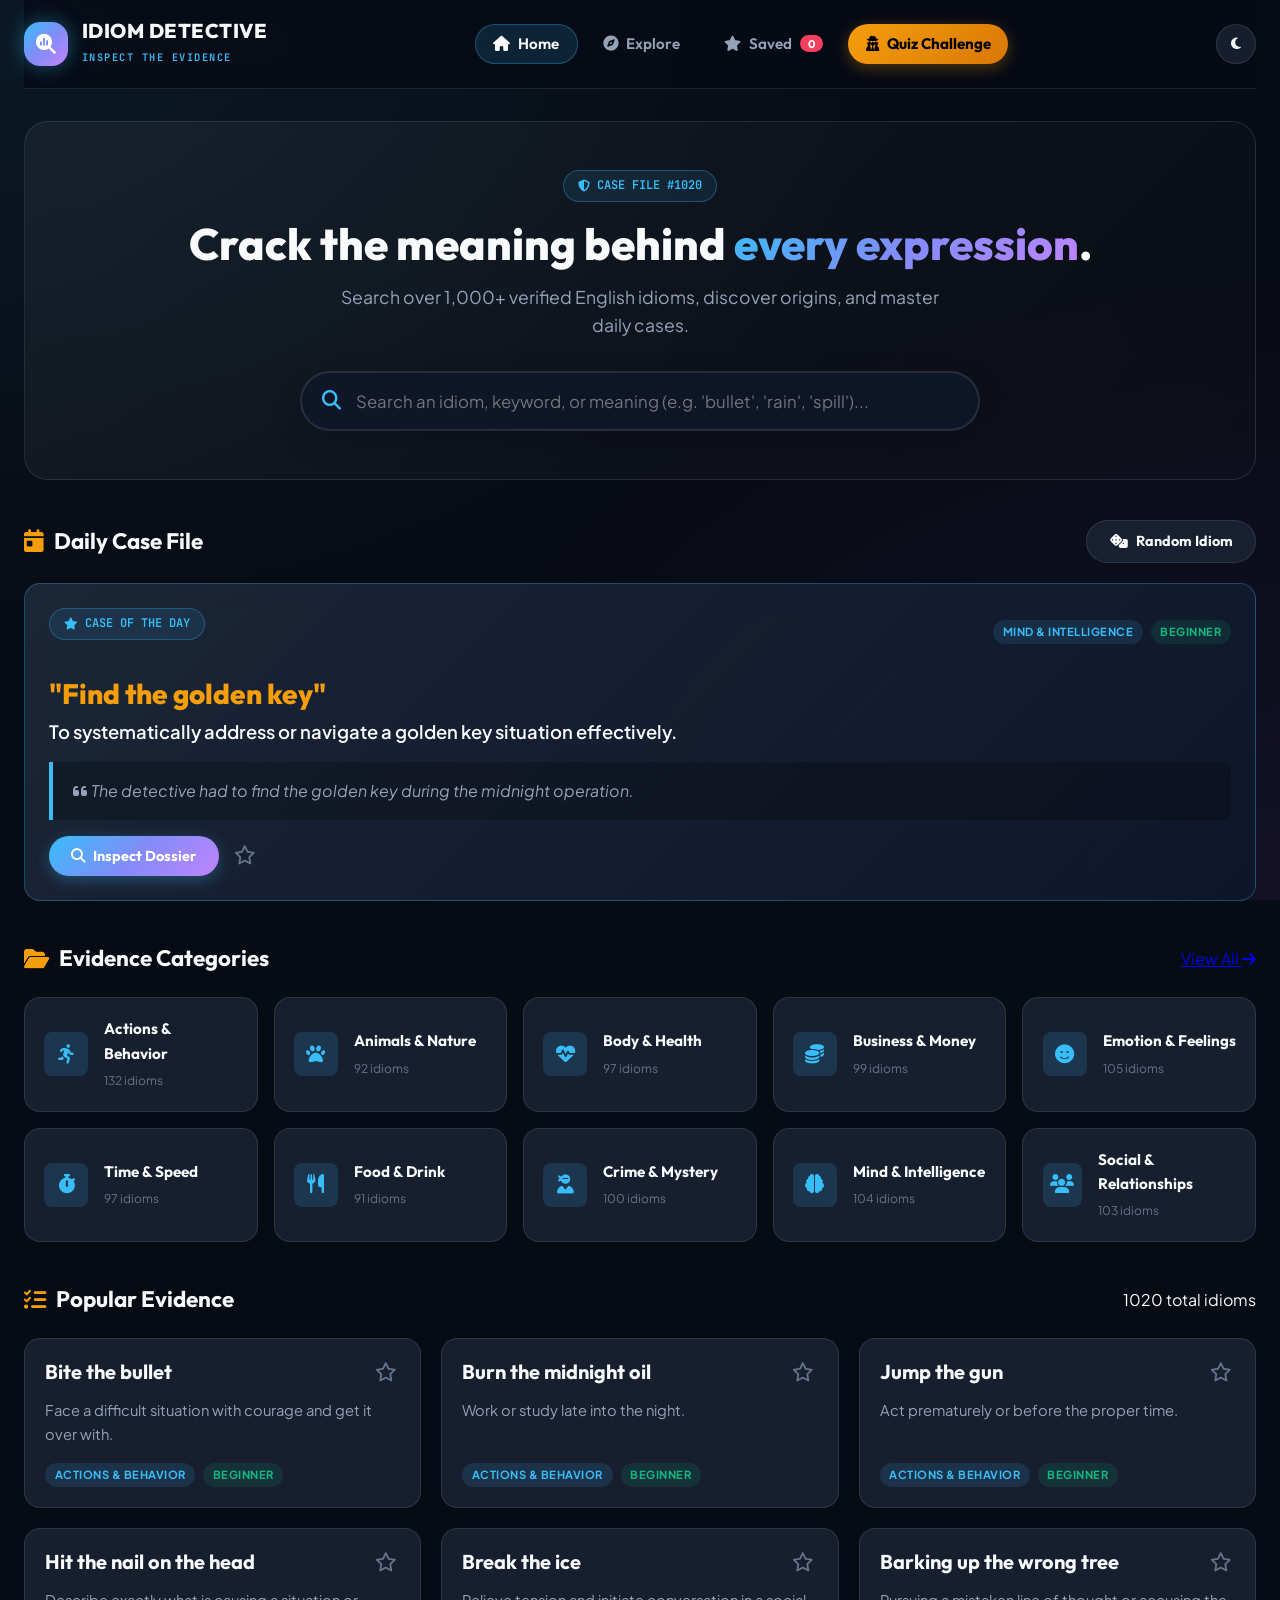
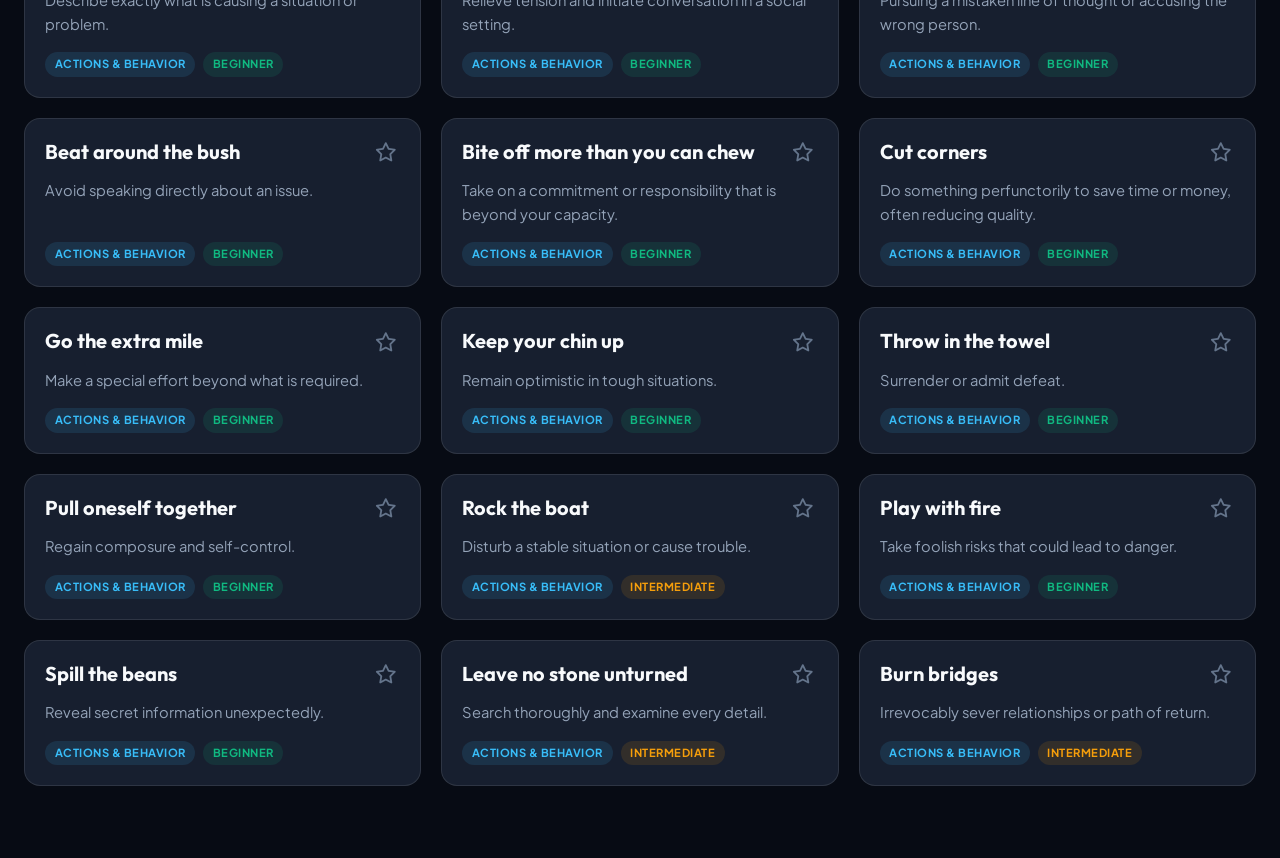
<file: index.html>
<!DOCTYPE html>
<html lang="en" data-theme="dark">
<head>
  <meta charset="UTF-8">
  <meta name="viewport" content="width=device-width, initial-scale=1.0">
  <title>Idiom Detective — Crack the meaning behind every expression</title>
  <meta name="description" content="Explore over 1,000 English idioms with meanings, origins, examples, and test your skills in Detective Quiz Mode!">
  
  <!-- Google Fonts -->
  <link rel="preconnect" href="https://fonts.googleapis.com">
  <link rel="preconnect" href="https://fonts.gstatic.com" crossorigin>
  <link href="https://fonts.googleapis.com/css2?family=JetBrains+Mono:wght@400;600&family=Outfit:wght@400;500;600;700;800&family=Plus+Jakarta+Sans:wght@400;500;600;700&display=swap" rel="stylesheet">
  
  <!-- FontAwesome Icons -->
  <link rel="stylesheet" href="https://cdnjs.cloudflare.com/ajax/libs/font-awesome/6.5.1/css/all.min.css">
  
  <link rel="stylesheet" href="styles.css">
</head>
<body>
  <div id="app-container">
    
    <!-- Top Navigation Header -->
    <header class="navbar">
      <div class="nav-brand" id="brand-logo">
        <div class="logo-icon">
          <i class="fa-solid fa-magnifying-glass-chart"></i>
        </div>
        <div class="brand-text">
          <h1>IDIOM DETECTIVE</h1>
          <span class="tagline">INSPECT THE EVIDENCE</span>
        </div>
      </div>

      <nav class="nav-links">
        <button class="nav-btn active" data-tab="home">
          <i class="fa-solid fa-house"></i> Home
        </button>
        <button class="nav-btn" data-tab="explore">
          <i class="fa-solid fa-compass"></i> Explore
        </button>
        <button class="nav-btn" data-tab="saved">
          <i class="fa-solid fa-star"></i> Saved <span class="badge" id="fav-count-badge">0</span>
        </button>
        <button class="nav-btn highlight-btn" data-tab="quiz">
          <i class="fa-solid fa-user-secret"></i> Quiz Challenge
        </button>
      </nav>

      <div class="nav-actions">
        <button id="theme-toggle" class="icon-btn" title="Toggle Theme">
          <i class="fa-solid fa-moon"></i>
        </button>
      </div>
    </header>

    <!-- Main Content Area -->
    <main class="main-content">
      
      <!-- ================= HOME TAB ================= -->
      <section id="home-tab" class="tab-page active">
        
        <!-- Hero Banner -->
        <div class="hero-banner">
          <div class="hero-content">
            <span class="badge-pill detective-badge"><i class="fa-solid fa-shield-halved"></i> CASE FILE #1020</span>
            <h2>Crack the meaning behind <span class="gradient-text">every expression</span>.</h2>
            <p>Search over 1,000+ verified English idioms, discover origins, and master daily cases.</p>
            
            <!-- Global Search Field -->
            <div class="search-box">
              <i class="fa-solid fa-magnifying-glass search-icon"></i>
              <input type="text" id="home-search-input" placeholder="Search an idiom, keyword, or meaning (e.g. 'bullet', 'rain', 'spill')..." autocomplete="off">
              <button class="clear-btn hidden" id="clear-search-btn"><i class="fa-solid fa-xmark"></i></button>
            </div>
          </div>
        </div>

        <!-- Daily Case Section -->
        <div class="section-container">
          <div class="section-header">
            <h3><i class="fa-solid fa-calendar-day highlight-icon"></i> Daily Case File</h3>
            <button id="random-idiom-btn" class="btn secondary-btn">
              <i class="fa-solid fa-dice"></i> Random Idiom
            </button>
          </div>

          <div class="daily-case-card glass-card" id="daily-case-container">
            <div class="loading-spinner"><i class="fa-solid fa-circle-notch fa-spin"></i> Investigating daily case...</div>
          </div>
        </div>

        <!-- Quick Categories -->
        <div class="section-container">
          <div class="section-header">
            <h3><i class="fa-solid fa-folder-open highlight-icon"></i> Evidence Categories</h3>
            <a href="#" class="view-all-link" id="view-all-categories-link">View All <i class="fa-solid fa-arrow-right"></i></a>
          </div>

          <div class="categories-grid" id="quick-categories-grid">
            <!-- Programmatically populated -->
          </div>
        </div>

        <!-- Featured Idioms List / Search Results -->
        <div class="section-container">
          <div class="section-header">
            <h3 id="idioms-list-title"><i class="fa-solid fa-list-check highlight-icon"></i> Popular Evidence</h3>
            <span class="count-badge" id="idioms-count-label">0 idioms</span>
          </div>

          <div class="idiom-cards-grid" id="main-idioms-grid">
            <!-- Idiom cards injected here -->
          </div>
        </div>
      </section>

      <!-- ================= EXPLORE TAB ================= -->
      <section id="explore-tab" class="tab-page">
        <div class="page-header">
          <h2><i class="fa-solid fa-compass"></i> Explore Evidence Database</h2>
          <p>Filter idioms by difficulty levels, usage formality, and crime case categories.</p>
        </div>

        <!-- Filters Bar -->
        <div class="filters-bar glass-card">
          <div class="filter-group">
            <label><i class="fa-solid fa-filter"></i> Category:</label>
            <select id="explore-category-select" class="custom-select">
              <option value="ALL">All Categories</option>
            </select>
          </div>

          <div class="filter-group">
            <label><i class="fa-solid fa-layer-group"></i> Difficulty:</label>
            <div class="chip-group" id="difficulty-chips">
              <button class="chip active" data-difficulty="ALL">All</button>
              <button class="chip" data-difficulty="beginner">Beginner</button>
              <button class="chip" data-difficulty="intermediate">Intermediate</button>
              <button class="chip" data-difficulty="advanced">Advanced</button>
            </div>
          </div>

          <div class="filter-group">
            <label><i class="fa-solid fa-magnifying-glass"></i> Filter:</label>
            <input type="text" id="explore-filter-input" placeholder="Filter evidence..." class="custom-input">
          </div>
        </div>

        <div class="idiom-cards-grid" id="explore-idioms-grid">
          <!-- Filtered items injected here -->
        </div>
      </section>

      <!-- ================= SAVED TAB ================= -->
      <section id="saved-tab" class="tab-page">
        <div class="page-header">
          <h2><i class="fa-solid fa-star"></i> Saved Cases & History</h2>
          <p>Access your favorite bookmarked idioms and recent investigation logs.</p>
        </div>

        <div class="tab-subnav">
          <button class="subtab-btn active" data-subtab="favorites"><i class="fa-solid fa-bookmark"></i> Favorites (<span id="saved-fav-count">0</span>)</button>
          <button class="subtab-btn" data-subtab="history"><i class="fa-solid fa-clock-rotate-left"></i> Recently Viewed</button>
        </div>

        <div id="saved-favorites-view" class="subtab-content active">
          <div class="idiom-cards-grid" id="saved-favorites-grid"></div>
        </div>

        <div id="saved-history-view" class="subtab-content">
          <div class="history-actions">
            <button id="clear-history-btn" class="btn danger-btn"><i class="fa-solid fa-trash"></i> Clear History</button>
          </div>
          <div class="idiom-cards-grid" id="saved-history-grid"></div>
        </div>
      </section>

      <!-- ================= QUIZ TAB ================= -->
      <section id="quiz-tab" class="tab-page">
        <div class="quiz-container glass-card" id="quiz-card-container">
          
          <!-- Quiz Start View -->
          <div id="quiz-start-view" class="quiz-subview active">
            <div class="quiz-badge"><i class="fa-solid fa-user-secret"></i> DETECTIVE ACADEMY</div>
            <h2>Test Your Idiom Detective Skills</h2>
            <p>Match meanings to correct idioms, score points, build your streak, and rank up from Rookie to Master Sleuth!</p>
            
            <div class="quiz-stats-overview">
              <div class="stat-box">
                <span class="stat-number" id="quiz-high-score">0</span>
                <span class="stat-label">High Score</span>
              </div>
              <div class="stat-box">
                <span class="stat-number" id="quiz-streak">0 🔥</span>
                <span class="stat-label">Best Streak</span>
              </div>
              <div class="stat-box">
                <span class="stat-number" id="quiz-rank-label">Rookie Inspector</span>
                <span class="stat-label">Detective Rank</span>
              </div>
            </div>

            <div class="quiz-mode-select">
              <label><i class="fa-solid fa-sliders"></i> Select Difficulty:</label>
              <div class="mode-buttons">
                <button class="mode-btn active" data-quiz-diff="ALL">Mixed Cases</button>
                <button class="mode-btn" data-quiz-diff="beginner">Beginner</button>
                <button class="mode-btn" data-quiz-diff="intermediate">Intermediate</button>
                <button class="mode-btn" data-quiz-diff="advanced">Advanced</button>
              </div>
            </div>

            <button id="start-quiz-btn" class="btn primary-btn large-btn"><i class="fa-solid fa-play"></i> Start Case Investigation</button>
          </div>

          <!-- Quiz Active Question View -->
          <div id="quiz-game-view" class="quiz-subview">
            <div class="quiz-top-bar">
              <div class="question-tracker">Case <span id="current-q-num">1</span> of 10</div>
              <div class="quiz-score">Score: <strong id="current-score">0</strong></div>
            </div>

            <div class="progress-bar-track">
              <div class="progress-bar-fill" id="quiz-progress-bar" style="width: 10%;"></div>
            </div>

            <div class="quiz-question-box">
              <span class="question-label">What is the meaning of the idiom:</span>
              <h3 id="quiz-question-text" class="question-idiom">"Bite the bullet"</h3>
            </div>

            <div class="quiz-options-grid" id="quiz-options-container">
              <!-- Options buttons injected here -->
            </div>

            <div class="quiz-feedback hidden" id="quiz-feedback-box">
              <div id="feedback-result-title"></div>
              <p id="feedback-explanation-text"></p>
              <button id="next-question-btn" class="btn primary-btn">Next Case <i class="fa-solid fa-arrow-right"></i></button>
            </div>
          </div>

          <!-- Quiz Result View -->
          <div id="quiz-result-view" class="quiz-subview">
            <div class="result-badge" id="result-rank-icon"><i class="fa-solid fa-award"></i></div>
            <h2 id="result-title">Case Completed!</h2>
            <p id="result-subtitle">You solved 8 out of 10 cases accurately.</p>

            <div class="result-score-display">
              <div class="big-score" id="result-score-num">800</div>
              <div class="score-unit">POINTS</div>
            </div>

            <div class="result-badge-card" id="result-badge-card">
              <h4 id="result-rank-name">Master Detective</h4>
              <p id="result-rank-desc">Exceptional analytical mind! No evidence escapes your observation.</p>
            </div>

            <div class="result-actions">
              <button id="retry-quiz-btn" class="btn primary-btn"><i class="fa-solid fa-rotate-right"></i> Play Again</button>
              <button id="exit-quiz-btn" class="btn secondary-btn"><i class="fa-solid fa-house"></i> Return Home</button>
            </div>
          </div>

        </div>
      </section>
    </main>

    <!-- Idiom Dossier Modal -->
    <div class="modal-overlay hidden" id="idiom-modal-overlay">
      <div class="modal-card glass-card">
        <button class="modal-close-btn" id="modal-close-btn"><i class="fa-solid fa-xmark"></i></button>

        <div class="modal-header">
          <div class="modal-tags">
            <span class="tag category-tag" id="modal-category">Actions</span>
            <span class="tag difficulty-tag" id="modal-difficulty">Intermediate</span>
            <span class="tag usage-tag" id="modal-usage">Informal</span>
          </div>
          <h2 id="modal-idiom-title">Bite the bullet</h2>
          <button class="fav-action-btn" id="modal-fav-btn"><i class="fa-regular fa-star"></i> Favorite</button>
        </div>

        <div class="modal-body">
          <div class="dossier-section">
            <h4><i class="fa-solid fa-bullseye"></i> Meaning</h4>
            <p class="meaning-text" id="modal-meaning"></p>
          </div>

          <div class="dossier-section">
            <h4><i class="fa-solid fa-book-open"></i> Detailed Explanation</h4>
            <p id="modal-explanation"></p>
          </div>

          <div class="dossier-section example-box">
            <h4><i class="fa-solid fa-quote-left"></i> Example Usage</h4>
            <p class="example-text" id="modal-example"></p>
          </div>

          <div class="dossier-section" id="modal-origin-container">
            <h4><i class="fa-solid fa-landmark"></i> Historical Origin</h4>
            <p id="modal-origin"></p>
          </div>

          <div class="dossier-section" id="modal-related-container">
            <h4><i class="fa-solid fa-link"></i> Related Expressions</h4>
            <div class="related-chips" id="modal-related-chips"></div>
          </div>
        </div>
      </div>
    </div>

    <!-- Bottom Navigation Bar for Mobile -->
    <nav class="mobile-nav">
      <button class="mobile-nav-btn active" data-tab="home">
        <i class="fa-solid fa-house"></i>
        <span>Home</span>
      </button>
      <button class="mobile-nav-btn" data-tab="explore">
        <i class="fa-solid fa-compass"></i>
        <span>Explore</span>
      </button>
      <button class="mobile-nav-btn" data-tab="saved">
        <i class="fa-solid fa-star"></i>
        <span>Saved</span>
      </button>
      <button class="mobile-nav-btn" data-tab="quiz">
        <i class="fa-solid fa-user-secret"></i>
        <span>Quiz</span>
      </button>
    </nav>
  </div>

  <script src="app.js"></script>
</body>
</html>
</file>
<file: styles.css>
/* ==========================================================================
   IDIOM DETECTIVE — STYLES & DESIGN SYSTEM
   Theme: Detective Cyber Noir / Modern Sleuth
   ========================================================================== */

:root {
  /* Color Palette - Dark Mode (Default) */
  --bg-primary: #070B14;
  --bg-secondary: #0F172A;
  --bg-card: rgba(30, 41, 59, 0.7);
  --bg-card-hover: rgba(51, 65, 85, 0.8);
  --border-color: rgba(255, 255, 255, 0.1);
  --border-glow: rgba(56, 189, 248, 0.3);

  /* Typography Colors */
  --text-primary: #F8FAFC;
  --text-secondary: #94A3B8;
  --text-muted: #64748B;
  
  /* Brand Accents */
  --accent-gold: #F59E0B;
  --accent-cyan: #38BDF8;
  --accent-purple: #A855F7;
  --accent-emerald: #10B981;
  --accent-rose: #F43F5E;
  
  /* Gradient Accents */
  --gradient-brand: linear-gradient(135deg, #38BDF8 0%, #818CF8 50%, #C084FC 100%);
  --gradient-gold: linear-gradient(135deg, #F59E0B 0%, #D97706 100%);
  --gradient-glass: linear-gradient(135deg, rgba(255, 255, 255, 0.05) 0%, rgba(255, 255, 255, 0.01) 100%);
  
  /* Fonts */
  --font-heading: 'Outfit', -apple-system, BlinkMacSystemFont, sans-serif;
  --font-body: 'Plus Jakarta Sans', -apple-system, BlinkMacSystemFont, sans-serif;
  --font-mono: 'JetBrains Mono', monospace;

  /* Layout Constants */
  --radius-sm: 8px;
  --radius-md: 16px;
  --radius-lg: 24px;
  --radius-full: 9999px;
  --transition: all 0.3s cubic-bezier(0.4, 0, 0.2, 1);
}

/* Light Theme Variables Override */
[data-theme="light"] {
  --bg-primary: #F1F5F9;
  --bg-secondary: #FFFFFF;
  --bg-card: rgba(255, 255, 255, 0.85);
  --bg-card-hover: #F8FAFC;
  --border-color: rgba(0, 0, 0, 0.08);
  --border-glow: rgba(56, 189, 248, 0.4);
  
  --text-primary: #0F172A;
  --text-secondary: #475569;
  --text-muted: #94A3B8;

  --gradient-glass: linear-gradient(135deg, rgba(255, 255, 255, 0.9) 0%, rgba(241, 245, 249, 0.8) 100%);
}

/* Reset & Base Styles */
*, *::before, *::after {
  box-sizing: border-box;
  margin: 0;
  padding: 0;
}

body {
  font-family: var(--font-body);
  background-color: var(--bg-primary);
  color: var(--text-primary);
  min-height: 100vh;
  line-height: 1.6;
  overflow-x: hidden;
  background-image: 
    radial-gradient(at 0% 0%, rgba(56, 189, 248, 0.08) 0px, transparent 50%),
    radial-gradient(at 100% 100%, rgba(168, 85, 247, 0.08) 0px, transparent 50%);
  background-attachment: fixed;
}

#app-container {
  display: flex;
  flex-direction: column;
  min-height: 100vh;
  max-width: 1280px;
  margin: 0 auto;
  padding: 0 1.5rem;
}

/* ================= Top Navigation Bar ================= */
.navbar {
  display: flex;
  align-items: center;
  justify-content: space-between;
  padding: 1.25rem 0;
  border-bottom: 1px solid var(--border-color);
  backdrop-filter: blur(12px);
  position: sticky;
  top: 0;
  z-index: 100;
  background-color: rgba(7, 11, 20, 0.8);
}

.nav-brand {
  display: flex;
  align-items: center;
  gap: 0.85rem;
  cursor: pointer;
}

.logo-icon {
  width: 44px;
  height: 44px;
  border-radius: var(--radius-md);
  background: var(--gradient-brand);
  display: flex;
  align-items: center;
  justify-content: center;
  font-size: 1.25rem;
  color: #FFF;
  box-shadow: 0 0 20px rgba(56, 189, 248, 0.4);
}

.brand-text h1 {
  font-family: var(--font-heading);
  font-size: 1.25rem;
  font-weight: 800;
  letter-spacing: 0.5px;
  line-height: 1.1;
}

.brand-text .tagline {
  font-size: 0.65rem;
  font-family: var(--font-mono);
  color: var(--accent-cyan);
  letter-spacing: 1.5px;
  font-weight: 600;
}

.nav-links {
  display: flex;
  gap: 0.5rem;
}

.nav-btn {
  background: transparent;
  border: none;
  color: var(--text-secondary);
  font-family: var(--font-heading);
  font-weight: 600;
  font-size: 0.95rem;
  padding: 0.6rem 1.1rem;
  border-radius: var(--radius-full);
  cursor: pointer;
  transition: var(--transition);
  display: flex;
  align-items: center;
  gap: 0.5rem;
}

.nav-btn:hover {
  color: var(--text-primary);
  background-color: rgba(255, 255, 255, 0.05);
}

.nav-btn.active {
  color: #FFF;
  background-color: rgba(56, 189, 248, 0.15);
  border: 1px solid var(--border-glow);
}

.nav-btn.highlight-btn {
  background: var(--gradient-gold);
  color: #000;
  font-weight: 700;
  box-shadow: 0 4px 15px rgba(245, 158, 11, 0.3);
}

.nav-btn.highlight-btn:hover {
  transform: translateY(-2px);
  box-shadow: 0 6px 20px rgba(245, 158, 11, 0.4);
}

.badge {
  background-color: var(--accent-rose);
  color: #FFF;
  font-size: 0.7rem;
  padding: 0.1rem 0.5rem;
  border-radius: var(--radius-full);
  font-weight: 700;
}

.icon-btn {
  background: var(--bg-card);
  border: 1px solid var(--border-color);
  color: var(--text-primary);
  width: 40px;
  height: 40px;
  border-radius: var(--radius-full);
  cursor: pointer;
  display: flex;
  align-items: center;
  justify-content: center;
  transition: var(--transition);
}

.icon-btn:hover {
  background-color: var(--border-glow);
  transform: rotate(15deg);
}

/* ================= Tab Page Transitions ================= */
.main-content {
  flex: 1;
  padding: 2rem 0;
}

.tab-page {
  display: none;
  animation: fadeIn 0.4s cubic-bezier(0.16, 1, 0.3, 1);
}

.tab-page.active {
  display: block;
}

@keyframes fadeIn {
  from { opacity: 0; transform: translateY(8px); }
  to { opacity: 1; transform: translateY(0); }
}

/* ================= Hero & Search ================= */
.hero-banner {
  text-align: center;
  padding: 3rem 1.5rem;
  background: var(--gradient-glass);
  border: 1px solid var(--border-color);
  border-radius: var(--radius-lg);
  margin-bottom: 2.5rem;
  position: relative;
  overflow: hidden;
}

.badge-pill {
  display: inline-flex;
  align-items: center;
  gap: 0.4rem;
  padding: 0.35rem 0.9rem;
  border-radius: var(--radius-full);
  font-size: 0.75rem;
  font-family: var(--font-mono);
  font-weight: 600;
  background: rgba(56, 189, 248, 0.1);
  color: var(--accent-cyan);
  border: 1px solid var(--border-glow);
  margin-bottom: 1rem;
}

.hero-content h2 {
  font-family: var(--font-heading);
  font-size: 2.75rem;
  font-weight: 800;
  line-height: 1.2;
  margin-bottom: 0.75rem;
}

.gradient-text {
  background: var(--gradient-brand);
  -webkit-background-clip: text;
  -webkit-text-fill-color: transparent;
}

.hero-content p {
  color: var(--text-secondary);
  font-size: 1.1rem;
  max-width: 600px;
  margin: 0 auto 2rem auto;
}

.search-box {
  position: relative;
  max-width: 680px;
  margin: 0 auto;
}

.search-box input {
  width: 100%;
  padding: 1.1rem 3.2rem 1.1rem 3.4rem;
  background: rgba(15, 23, 42, 0.9);
  border: 2px solid var(--border-color);
  border-radius: var(--radius-full);
  color: var(--text-primary);
  font-family: var(--font-body);
  font-size: 1.05rem;
  outline: none;
  transition: var(--transition);
  box-shadow: 0 10px 30px rgba(0, 0, 0, 0.2);
}

.search-box input:focus {
  border-color: var(--accent-cyan);
  box-shadow: 0 0 25px rgba(56, 189, 248, 0.3);
}

.search-icon {
  position: absolute;
  left: 1.4rem;
  top: 50%;
  transform: translateY(-50%);
  color: var(--accent-cyan);
  font-size: 1.2rem;
}

.clear-btn {
  position: absolute;
  right: 1.2rem;
  top: 50%;
  transform: translateY(-50%);
  background: transparent;
  border: none;
  color: var(--text-muted);
  font-size: 1.1rem;
  cursor: pointer;
}

.clear-btn.hidden { display: none; }

/* ================= Cards & Containers ================= */
.glass-card {
  background: var(--bg-card);
  border: 1px solid var(--border-color);
  border-radius: var(--radius-md);
  padding: 1.5rem;
  backdrop-filter: blur(16px);
  transition: var(--transition);
}

.glass-card:hover {
  border-color: var(--border-glow);
  box-shadow: 0 12px 30px rgba(0, 0, 0, 0.25);
}

.section-container {
  margin-bottom: 2.5rem;
}

.section-header {
  display: flex;
  align-items: center;
  justify-content: space-between;
  margin-bottom: 1.25rem;
}

.section-header h3 {
  font-family: var(--font-heading);
  font-size: 1.4rem;
  font-weight: 700;
  display: flex;
  align-items: center;
  gap: 0.6rem;
}

.highlight-icon { color: var(--accent-gold); }

/* Daily Case Card */
.daily-case-card {
  background: linear-gradient(135deg, rgba(30, 41, 59, 0.9) 0%, rgba(15, 23, 42, 0.95) 100%);
  border: 1px solid var(--border-glow);
  position: relative;
  overflow: hidden;
}

.daily-case-header {
  display: flex;
  align-items: center;
  justify-content: space-between;
  margin-bottom: 1rem;
}

.daily-title {
  font-family: var(--font-heading);
  font-size: 1.75rem;
  font-weight: 800;
  color: var(--accent-gold);
}

.daily-meaning {
  font-size: 1.15rem;
  font-weight: 600;
  margin-bottom: 1rem;
  color: var(--text-primary);
}

.daily-example {
  background: rgba(0, 0, 0, 0.25);
  border-left: 4px solid var(--accent-cyan);
  padding: 1rem 1.25rem;
  border-radius: 0 var(--radius-sm) var(--radius-sm) 0;
  font-style: italic;
  color: var(--text-secondary);
}

/* Categories Grid */
.categories-grid {
  display: grid;
  grid-template-columns: repeat(auto-fill, minmax(200px, 1fr));
  gap: 1rem;
}

.category-card {
  background: var(--bg-card);
  border: 1px solid var(--border-color);
  padding: 1.2rem;
  border-radius: var(--radius-md);
  cursor: pointer;
  display: flex;
  align-items: center;
  gap: 1rem;
  transition: var(--transition);
}

.category-card:hover {
  background: var(--bg-card-hover);
  transform: translateY(-3px);
  border-color: var(--accent-cyan);
}

.category-icon {
  width: 44px;
  height: 44px;
  border-radius: var(--radius-sm);
  display: flex;
  align-items: center;
  justify-content: center;
  font-size: 1.2rem;
}

.category-info h4 {
  font-family: var(--font-heading);
  font-size: 0.95rem;
  font-weight: 700;
}

.category-info span {
  font-size: 0.75rem;
  color: var(--text-muted);
}

/* Idiom Cards Grid */
.idiom-cards-grid {
  display: grid;
  grid-template-columns: repeat(auto-fill, minmax(320px, 1fr));
  gap: 1.25rem;
}

.idiom-card {
  background: var(--bg-card);
  border: 1px solid var(--border-color);
  border-radius: var(--radius-md);
  padding: 1.25rem;
  display: flex;
  flex-direction: column;
  justify-content: space-between;
  cursor: pointer;
  transition: var(--transition);
  position: relative;
}

.idiom-card:hover {
  border-color: var(--border-glow);
  transform: translateY(-4px);
  box-shadow: 0 10px 25px rgba(0, 0, 0, 0.3);
}

.card-top {
  display: flex;
  align-items: flex-start;
  justify-content: space-between;
  margin-bottom: 0.75rem;
}

.card-title {
  font-family: var(--font-heading);
  font-size: 1.25rem;
  font-weight: 700;
  color: var(--text-primary);
  line-height: 1.3;
}

.fav-btn {
  background: transparent;
  border: none;
  color: var(--text-muted);
  font-size: 1.2rem;
  cursor: pointer;
  transition: var(--transition);
  padding: 0.2rem;
}

.fav-btn:hover, .fav-btn.active {
  color: var(--accent-gold);
  transform: scale(1.15);
}

.card-meaning {
  color: var(--text-secondary);
  font-size: 0.92rem;
  margin-bottom: 1rem;
  display: -webkit-box;
  -webkit-line-clamp: 2;
  -webkit-box-orient: vertical;
  overflow: hidden;
}

.card-meta {
  display: flex;
  align-items: center;
  gap: 0.5rem;
  flex-wrap: wrap;
}

.tag {
  font-size: 0.7rem;
  font-weight: 700;
  padding: 0.2rem 0.6rem;
  border-radius: var(--radius-full);
  text-transform: uppercase;
  letter-spacing: 0.5px;
}

.category-tag { background: rgba(56, 189, 248, 0.12); color: var(--accent-cyan); }
.difficulty-tag.beginner { background: rgba(16, 185, 129, 0.12); color: var(--accent-emerald); }
.difficulty-tag.intermediate { background: rgba(245, 158, 11, 0.12); color: var(--accent-gold); }
.difficulty-tag.advanced { background: rgba(244, 63, 94, 0.12); color: var(--accent-rose); }
.usage-tag { background: rgba(168, 85, 247, 0.12); color: var(--accent-purple); }

/* Buttons & Filters */
.btn {
  font-family: var(--font-heading);
  font-weight: 700;
  font-size: 0.9rem;
  padding: 0.7rem 1.4rem;
  border-radius: var(--radius-full);
  border: none;
  cursor: pointer;
  display: inline-flex;
  align-items: center;
  gap: 0.5rem;
  transition: var(--transition);
}

.primary-btn {
  background: var(--gradient-brand);
  color: #FFF;
  box-shadow: 0 4px 15px rgba(56, 189, 248, 0.3);
}

.primary-btn:hover {
  transform: translateY(-2px);
  box-shadow: 0 6px 20px rgba(56, 189, 248, 0.4);
}

.secondary-btn {
  background: var(--bg-card);
  color: var(--text-primary);
  border: 1px solid var(--border-color);
}

.secondary-btn:hover {
  background: var(--border-glow);
}

.danger-btn {
  background: rgba(244, 63, 94, 0.15);
  color: var(--accent-rose);
  border: 1px solid rgba(244, 63, 94, 0.3);
}

/* Explore Filters */
.filters-bar {
  display: flex;
  align-items: center;
  justify-content: space-between;
  gap: 1.5rem;
  margin-bottom: 2rem;
  flex-wrap: wrap;
}

.filter-group {
  display: flex;
  align-items: center;
  gap: 0.6rem;
}

.custom-select, .custom-input {
  background: rgba(15, 23, 42, 0.8);
  border: 1px solid var(--border-color);
  color: var(--text-primary);
  padding: 0.55rem 1rem;
  border-radius: var(--radius-md);
  outline: none;
  font-family: var(--font-body);
}

.chip-group { display: flex; gap: 0.4rem; }

.chip {
  background: transparent;
  border: 1px solid var(--border-color);
  color: var(--text-secondary);
  padding: 0.4rem 0.9rem;
  border-radius: var(--radius-full);
  cursor: pointer;
  font-size: 0.8rem;
  font-weight: 600;
  transition: var(--transition);
}

.chip.active, .chip:hover {
  background: var(--accent-cyan);
  color: #000;
  border-color: var(--accent-cyan);
}

/* ================= Quiz Section ================= */
.quiz-container {
  max-width: 750px;
  margin: 0 auto;
  text-align: center;
  padding: 3rem 2rem;
}

.quiz-badge {
  font-family: var(--font-mono);
  font-size: 0.8rem;
  font-weight: 700;
  color: var(--accent-gold);
  letter-spacing: 1px;
  margin-bottom: 1rem;
}

.quiz-stats-overview {
  display: grid;
  grid-template-columns: repeat(3, 1fr);
  gap: 1rem;
  margin: 2rem 0;
}

.stat-box {
  background: rgba(0, 0, 0, 0.2);
  border: 1px solid var(--border-color);
  padding: 1.25rem;
  border-radius: var(--radius-md);
}

.stat-number {
  display: block;
  font-family: var(--font-heading);
  font-size: 1.5rem;
  font-weight: 800;
  color: var(--accent-cyan);
}

.stat-label { font-size: 0.75rem; color: var(--text-muted); }

.quiz-subview { display: none; }
.quiz-subview.active { display: block; }

.quiz-options-grid {
  display: grid;
  grid-template-columns: 1fr;
  gap: 1rem;
  margin: 2rem 0;
}

.quiz-opt-btn {
  background: rgba(15, 23, 42, 0.9);
  border: 2px solid var(--border-color);
  color: var(--text-primary);
  padding: 1.1rem 1.5rem;
  border-radius: var(--radius-md);
  font-family: var(--font-body);
  font-size: 1rem;
  font-weight: 600;
  cursor: pointer;
  text-align: left;
  transition: var(--transition);
}

.quiz-opt-btn:hover {
  border-color: var(--accent-cyan);
  transform: translateX(4px);
}

.quiz-opt-btn.correct {
  background: rgba(16, 185, 129, 0.2) !important;
  border-color: var(--accent-emerald) !important;
  color: var(--accent-emerald) !important;
}

.quiz-opt-btn.incorrect {
  background: rgba(244, 63, 94, 0.2) !important;
  border-color: var(--accent-rose) !important;
  color: var(--accent-rose) !important;
}

/* ================= Modal Dossier ================= */
.modal-overlay {
  position: fixed;
  inset: 0;
  background: rgba(0, 0, 0, 0.75);
  backdrop-filter: blur(8px);
  z-index: 200;
  display: flex;
  align-items: center;
  justify-content: center;
  padding: 1.5rem;
  animation: fadeIn 0.3s ease;
}

.modal-overlay.hidden { display: none; }

.modal-card {
  max-width: 650px;
  width: 100%;
  max-height: 85vh;
  overflow-y: auto;
  position: relative;
  background: var(--bg-secondary);
  border: 1px solid var(--border-glow);
}

.modal-close-btn {
  position: absolute;
  top: 1.25rem;
  right: 1.25rem;
  background: transparent;
  border: none;
  color: var(--text-muted);
  font-size: 1.4rem;
  cursor: pointer;
}

.modal-header { margin-bottom: 1.5rem; }
.modal-header h2 { font-family: var(--font-heading); font-size: 2rem; font-weight: 800; color: var(--accent-gold); }

.dossier-section { margin-bottom: 1.25rem; }
.dossier-section h4 { font-family: var(--font-heading); font-size: 0.95rem; color: var(--accent-cyan); margin-bottom: 0.4rem; }

/* Mobile Bottom Navigation */
.mobile-nav {
  display: none;
  position: fixed;
  bottom: 0;
  left: 0;
  right: 0;
  background: rgba(15, 23, 42, 0.95);
  backdrop-filter: blur(16px);
  border-top: 1px solid var(--border-color);
  padding: 0.5rem 1rem;
  z-index: 100;
  justify-content: space-around;
}

@media (max-width: 768px) {
  .nav-links { display: none; }
  .mobile-nav { display: flex; }
  .hero-content h2 { font-size: 2rem; }
  .filters-bar { flex-direction: column; align-items: stretch; }
  .quiz-stats-overview { grid-template-columns: 1fr; }
}
</file>
